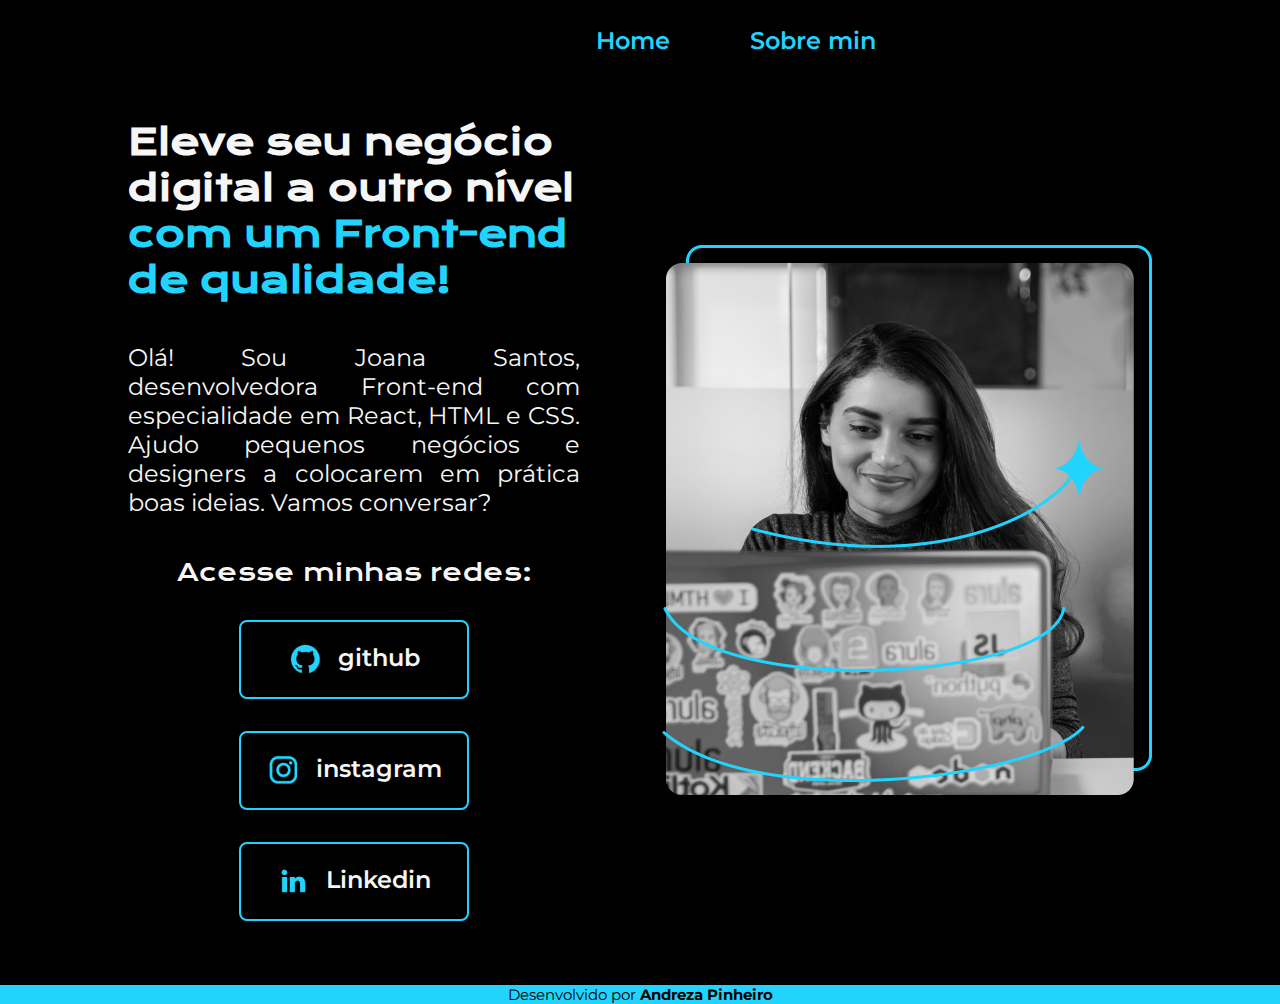
<file: index.html>
<!DOCTYPE html>
<html lang="pt-br">
<head>
    <meta charset="UTF-8">
    <meta http-equiv="X-UA-Compatible" content="IE=edge">
    <meta name="viewport" content="width=device-width, initial-scale=1.0">
    <title>Portfolio</title>
    <link rel="stylesheet" href="./styles/style.css">
</head>
<body>
    <header class="cabecalho">
        <nav class="cabecalho__menu">
            <a class="cabecalho__menu__link" href="index.html">Home</a>
            <a class="cabecalho__menu__link" href="about.html">Sobre min</a>
        </nav>
    </header>
    <main class="apresentacao">
         <section class="apresentacao__conteudo">
            <h1 class="apresentacao__conteudo__titulo">Eleve seu 
            negócio digital a outro nível <strong 
            class="titulo-destaque">com um Front-end de qualidade!</strong>
            </h1>
            <p class="apresentacao__conteudo__texto">Olá! Sou Joana 
            Santos, desenvolvedora Front-end com especialidade em
            React, HTML e CSS. Ajudo pequenos negócios e designers a 
            colocarem em prática boas ideias. Vamos conversar?</p>
            <div class="apresentacao__links">
                <h2 class="apresentacao__links__subtitulo"> Acesse minhas redes:</h2>
                <a class="apresentacao__links__nav" href="https://github.com/andrezaapinheiro">
                    <img src="./assets/github.png">
                    github
                <a class="apresentacao__links__nav" href="https://instagram.com/deza.alves.pinheiro">
                    <img src="./assets/instagram.png">
                    instagram
                <a class=" apresentacao__links__nav" href="https://linkedin.com/in/andrezaapinheiro">
                    <img src="./assets/linkedin.png">
                    Linkedin
                </a>
            </div>   
        </section>
        <img class="apresentacao__imagem" src="assets/Imagem.png" alt="Imagem">
    </main>
    <footer class="rodape">
        <p> Desenvolvido por <strong class="desenv"> Andreza Pinheiro</strong></p>
    </footer>

</body>
</html>
</file>
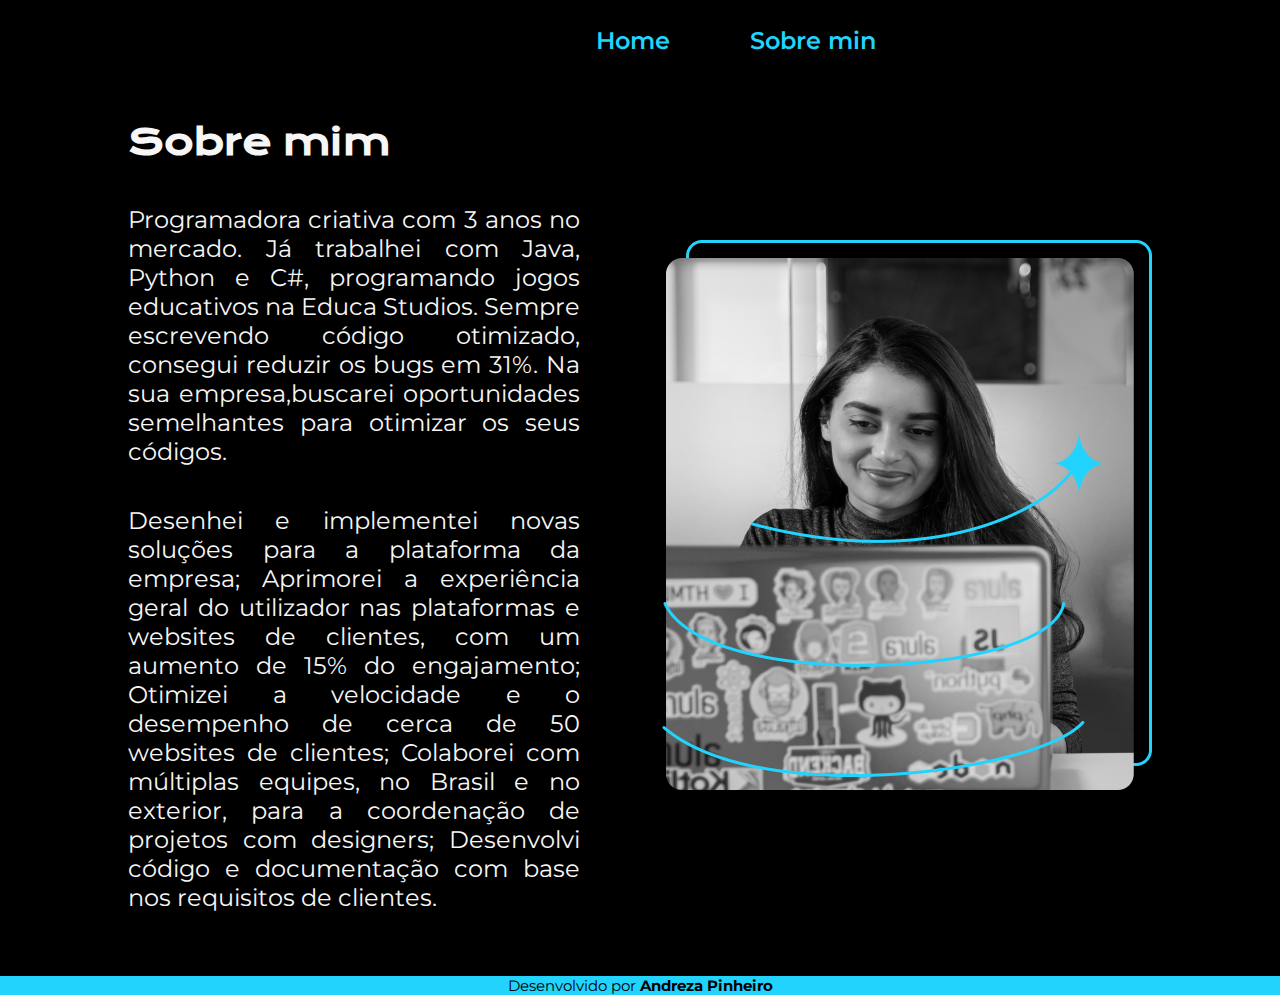
<file: about.html>
<!DOCTYPE html>
<html lang="pt-br">
<head>
    <meta charset="UTF-8">
    <meta name="viewport" content="width=device-width, initial-scale=1.0">
    <title>Sobre mim</title>
    <link rel="stylesheet" href="./styles/style.css">
</head>
<body>
    <header class="cabecalho">
        <nav class="cabecalho__menu">
            <a class="cabecalho__menu__link" href="index.html">Home</a>
            <a class="cabecalho__menu__link" href="about.html">Sobre min</a>
            </nav>
    </header>
    <main class="apresentacao">
        <section class="apresentacao__conteudo">
            <h1 class="apresentacao__conteudo__titulo"> Sobre mim</h1>
            <p class="apresentacao__conteudo__texto"> Programadora criativa com 3 anos no mercado. Já trabalhei com Java, Python e C#, 
                programando jogos educativos na Educa Studios. Sempre escrevendo código otimizado,
                consegui reduzir os bugs em 31%. Na sua empresa,buscarei oportunidades semelhantes 
                para otimizar os seus códigos.</p>
            <p  class="apresentacao__conteudo__texto">Desenhei e implementei novas soluções para a plataforma da empresa;
                    Aprimorei a experiência geral do utilizador nas plataformas e websites de clientes, com um aumento de 15% do engajamento;
                    Otimizei a velocidade e o desempenho de cerca de 50 websites de clientes;
                    Colaborei com múltiplas equipes, no Brasil e no exterior, para a coordenação de projetos com designers;
                    Desenvolvi código e documentação com base nos requisitos de clientes.
            </p>

        </section>
        <img class="apresentacao__imagem"src="assets/Imagem.png" alt="Imagem">
    </main> 
    <footer class="rodape">
        <p> Desenvolvido por <strong class="desenv"> Andreza Pinheiro </strong> </strong> </p>
    </footer>

</body>
</html>
</file>
<file: styles/style.css>
@import url('https://fonts.googleapis.com/css2?family=Krona+One&family=Montserrat&display=swap');@import url('https://fonts.googleapis.com/css2?family=Krona+One&display=swap');@import url('https://fonts.googleapis.com/css2?family=Krona+One&family=Montserrat:wght@400;600&display=swap');

:root {
    --cor-primaria: #000000;
    --cor-secundaria: #F6F6F6;
    --cor-terciaria: #22D4FD;
    --cor-hover: #272727;

    --fonte-primaria: 'Krona One', sans-serif;
    --fonte-segundaria: 'Montserrat', sans-serif;
}

* {
    margin: 0;
    padding: 0%;
}

body {
   /* height: 100vh; */
    box-sizing: border-box;
    background-color: var(--cor-primaria);
    color: var(--cor-secundaria);
}   

.cabecalho {
    padding: 2% 0% 0% 15%;
}

.cabecalho__menu {
    display: flex;
    gap: 80px;
    justify-content: center;
    align-items: center;
}

.cabecalho__menu__link {
    font-family: var(--fonte-segundaria);
    font-size: 24px;
    font-weight: 600;
    color: var(--cor-terciaria);
    text-decoration: none;
       
}

.cabecalho__menu__link:hover {
    color: #007bff;
}

.apresentacao {
    padding: 5% 10%;
    display: flex;
    align-items: center;
    justify-content: space-between;
    gap: 82px
}

.apresentacao__conteudo {
    width: 50%;
    display: flex;
    flex-direction: column;
    gap: 40px;
}

.apresentacao__conteudo__titulo {
    font-size: 36px;
    font-family: var(--fonte-primaria);
}

.titulo-destaque {
    color: var(--cor-terciaria);
}

.apresentacao__conteudo__texto {
    font-size: 24px;
    font-family: var(--fonte-segundaria);
    text-align: justify;
}

.apresentacao__links { 
    display: flex;
    flex-direction: column;
    justify-content: space-between;
    align-items: center;
    gap: 32px;
}  

.apresentacao__links__subtitulo {
    font-family:var(--fonte-primaria);
    font-weight: 400;
    font-size: 24px;
    
}

.apresentacao__links__nav {
    /* background-color: #22D4FD; */
     display: flex;
     justify-content: center;
     gap: 16px;
     border: 2px solid var(--cor-terciaria);
     width: 50%;
     text-align: center;
     border-radius: 8px;
     font-size: 24px;
     font-weight: 600;
     padding: 21.5px 0;
     text-decoration: none;
     color: var(--cor-secundaria);
     font-family: var(--fonte-segundaria);
}

.apresentacao__links__links:hover {
    background-color: var(--cor-hover);

}

.apresentacao__imagem {
    width: 50%;
}
.rodape{
    padding: 10 px;
    color: var(--cor-primaria);
    background-color: var(--cor-terciaria);
    text-align: center;
    font-family: var(--fonte-segundaria);
    font-size: 15px;
    font-weight: 400;
}

@media (max-width: 1200px) {
    .cabecalho {
        padding: 10%;
    }

    .cabecalho__menu {
        justify-content: center;
    }

    .apresentacao {
        flex-direction: column-reverse;
        padding: 5%;
    }

    .apresentacao__conteudo {
        width: auto;
    }
}
</file>
